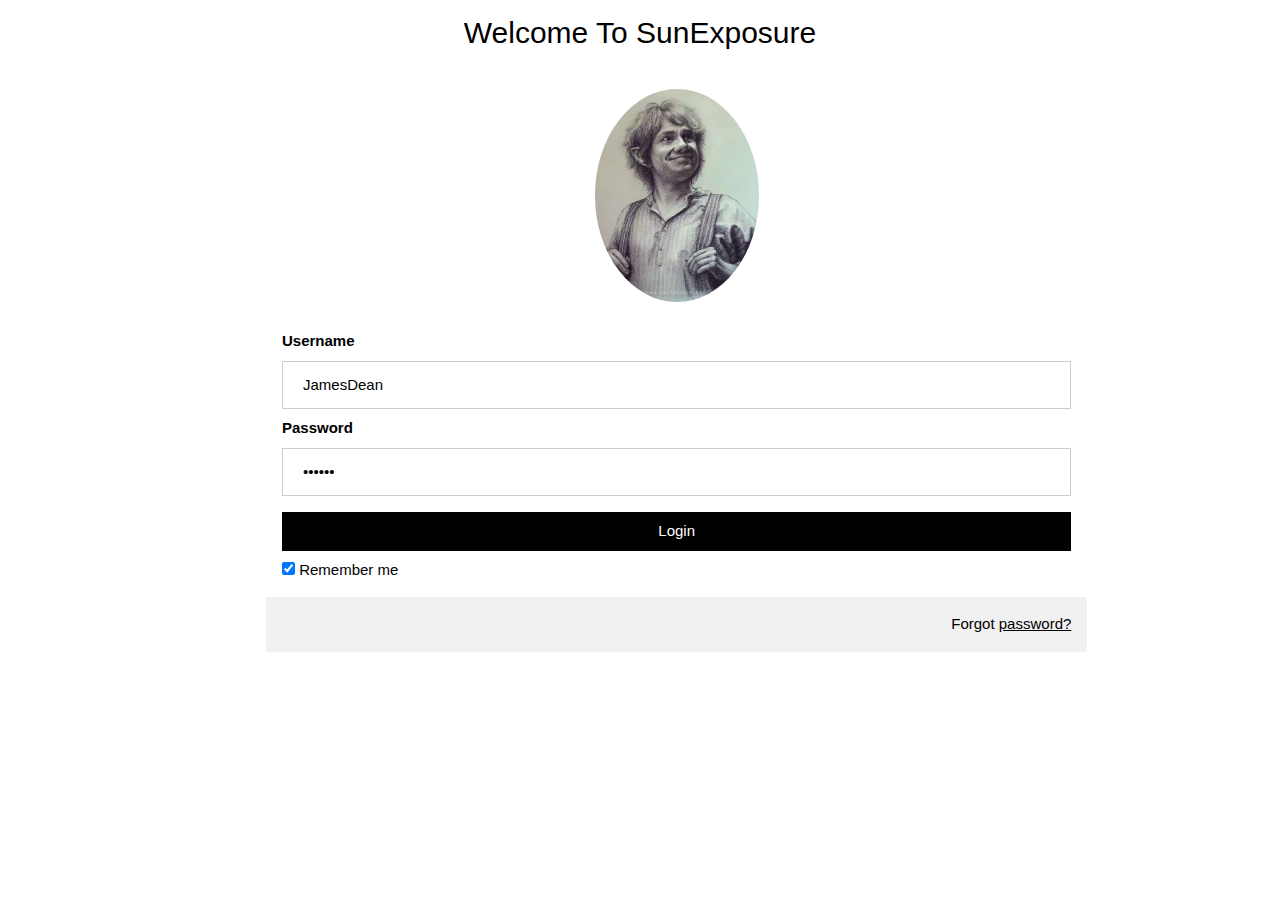
<file: index.html>
<!DOCTYPE html>
<html>
<head>
    <meta name="viewport" content="width=device-width, initial-scale=1">
    <link rel="stylesheet" href="w3.css">
    <link rel="stylesheet" href="login.css">
    <script src="SunExposure.js"></script>
</head>
<body>
<!--<div style="background-image: url('images/profile.jpg')">-->

<div style="text-align: center">
    <h2>Welcome To SunExposure</h2>
</div>

<div class="w3-container w3-twothird" style="position: relative; left: 250px">
    <!--<div class="w3-container">-->
    <div class="imgcontainer">
        <img src="images/profile.jpg" class="avatar">
    </div>

    <div class="container">
    <!--<div class="container">-->
        <label for="uname"><b>Username</b></label>
        <input id="uname" type="text" placeholder="Enter Username" name="uname" value="JamesDean" required>

        <label for="psw"><b>Password</b></label>
        <input id="psw" type="password" placeholder="Enter Password" name="psw"  value="330HCI" required>

        <button type="submit" class="w3-button w3-black" onclick="login()">Login</button>
        <label>
            <input type="checkbox" checked="checked" name="remember"> Remember me
        </label>
    </div>

    <div class="container" style="background-color:#f1f1f1">
            <div style="text-align: right">Forgot <a href="#" onclick="remindPassword()">password?</a></div>
    </div>
</div>

<!--</div>-->
</body>
</html>
</file>
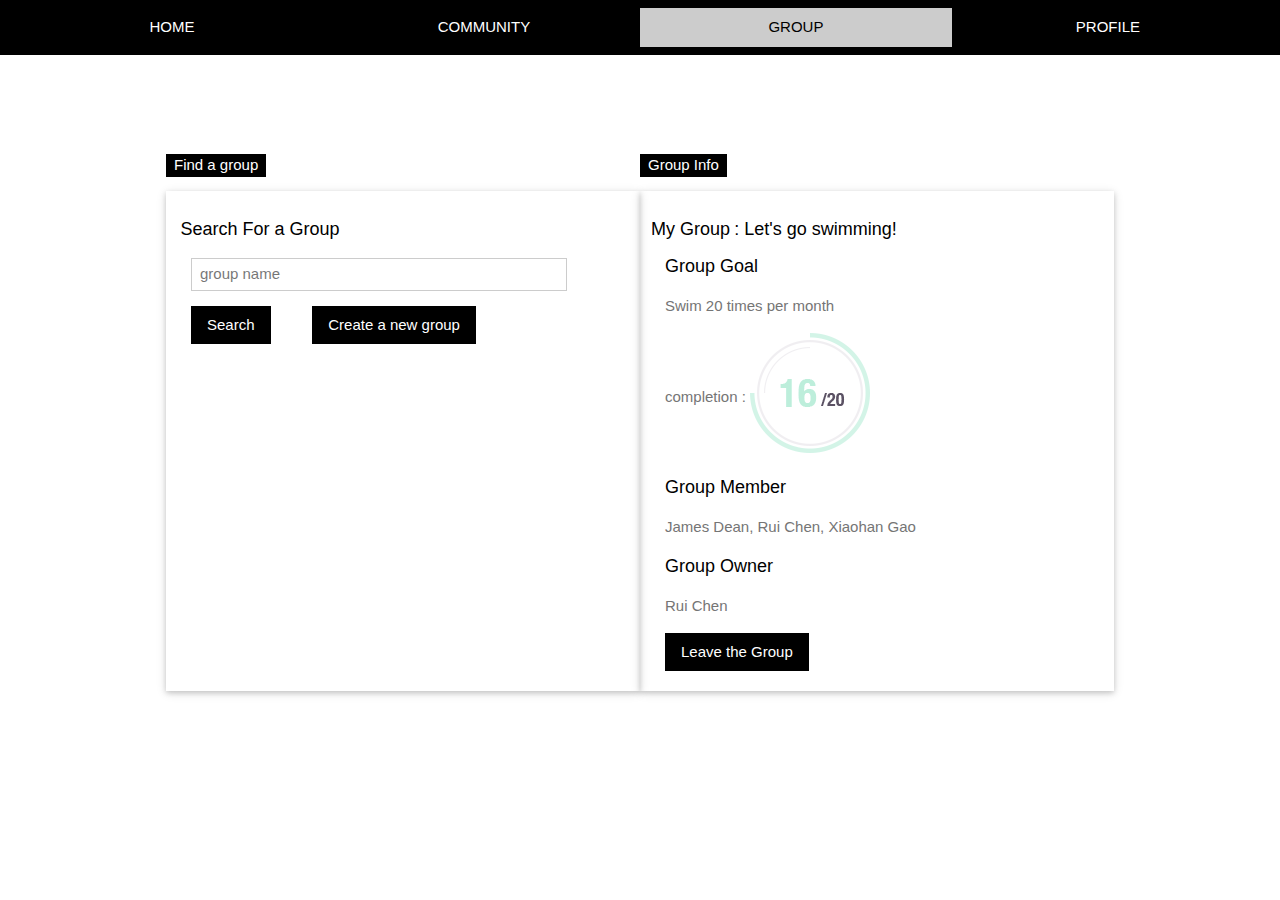
<file: group.html>
<!DOCTYPE html>
<html lang="en">

<head>
    <meta charset="UTF-8">
    <title>SunExposure</title>
    <meta name="viewport" content="width=device-width, initial-scale=1">
    <link rel="stylesheet" href="w3.css">
    <link rel='stylesheet' href='https://fonts.googleapis.com/css?family=Roboto'>
    <link rel="stylesheet" href="https://cdnjs.cloudflare.com/ajax/libs/font-awesome/4.7.0/css/font-awesome.min.css">
    <script src="group.js"></script>
    <style>
        ::-webkit-scrollbar {
            display: none
        }
    </style>
</head>
<div>
    <div class="w3-top">
        <!--header-->
        <div class="w3-row w3-padding w3-black">
            <div class="w3-col s3">
                <a href="welcome.html" class="w3-button w3-block w3-black">HOME</a>
            </div>
            <div class="w3-col s3">
                <a href="discuss.html" class="w3-button w3-block w3-black">COMMUNITY</a>
            </div>
            <div class="w3-col s3">
                <a href="group.html" class="w3-button w3-block" style="background-color: #cccccc; color: black">GROUP</a>
            </div>
            <div class="w3-col s3">
                <a href="profile.html" class="w3-button w3-block w3-black">PROFILE</a>
            </div>
        </div>
    </div>

    <div class="w3-container" id="group">
        <div class="w3-content">
            <h5 class="w3-center w3-padding-48"><class="w3-tag w3-wide">&nbsp;</h5>
            <!-- <span class="w3-tag">Weather</span> -->

            <!-- <div class="w3-row w3-center w3-card w3-padding"> -->
            <!-- <div class="w3-col s6 tablink">Find a group</div> -->
            <!-- <div class="w3-col s6 tablink">My Group</div> -->

            <!-- </div> -->
            <div class="w3-row w3-container menu w3-padding-48 w3-plan w3-card;">
                <div id="Find" class="w3-col l6 w3-card">

                    <div class="w3-content" style="width:470px;left:25px; height:500px;top:25px;display:inline-block;position:relative;">
                        <span style="top:-65px;display:inline-block;position:relative;left: -25px" class="w3-tag">Find a group</span>
                        <label class="w3-large" style="left:-115px;display:inline-block;position:relative;">Search For a Group</label>
                        <p><input id="searchInput" class="w3-input w3-padding-small w3-border" style="width: 80%" type="text" placeholder="group name" required name="group name"></p>
                        <p><button class="w3-button w3-black" onclick="onSearch()">Search</button> &nbsp;&nbsp;&nbsp;&nbsp;&nbsp;&nbsp;&nbsp;&nbsp;
                            <button class="w3-button w3-black" onclick="onNewGroup()">Create a new group</button></p><br>
                        <div class="noshow w3-text-grey" id="notValidSreach"></div>
                        <div class="noshow" id="searchResult">
                            <h5 class="">Search Result</h5>

                            <div class="" id="group1">
                                <h6>&nbsp;</h6></div>
                            <p class="w3-text-grey " id="group1Goal">&nbsp;
                                <p><button id="g1b" class=" w3-button w3-black " onclick="onJoinGroup()">join</button></p>
                            </p>
                            &nbsp;
                        </div>
                    </div>
                </div>

                <div id="Mygroup" class="w3-col l6 w3-card">
                    <div class="w3-content" style="width:470px;left:25px; height:500px;top:25px;display:inline-block;position:relative;">
                        <!--  -->
                        <span style="top:-65px;display:inline-block;position:relative;left: -25px" class="w3-tag">Group Info</span>
                        <label style="left:-105px;display:inline-block;position:relative;" class="w3-large">My Group</label>
                        <label style="left:-105px;display:inline-block;position:relative;" id="mygn" class="w3-large">: Let's go swimming! &nbsp;</label>
                        <br>

                        <h5>Group Goal</h5>
                        <p id="groupGoal" class="w3-text-grey">Swim 20 times per month</p>
                        <div id="currentPlan" class="w3-text-grey" style="display:inline-block;">completion :
                            <div class="data-pic" style="display:inline-block;">
                                <img src="images/traindata.png">
                            </div>
                        </div>

                        <h5>Group Member</h5>
                        <p id="groupMember" class="w3-text-grey">James Dean, Rui Chen, Xiaohan Gao</p>

                        <h5>Group Owner</h5>
                        <p id="groupOwner" class="w3-text-grey">Rui Chen</p>
                        <p><button class=" w3-button w3-black" id="leave_Group" onclick="onLeaveGroup()">Leave the Group</button></p>
                    </div>
                </div>
            </div>
        </div>
    </div>


</div>



<div id="popNewGroup">
    <!--<div class="form">-->
    <div class="form">
        <h2>New Group</h2>
        <hr>
        <input id="gn" name="groupName" placeholder="Group Name">&nbsp;
        <br>
        <br>
        <input id="gg" name="groupGoal" placeholder="Group Goal">&nbsp;
        <p><button class=" w3-button w3-black" onclick="onSubmit()">Create a group</button></p>
    </div>
</div>


<script src="group.js"></script>
</body>

</html>
</file>
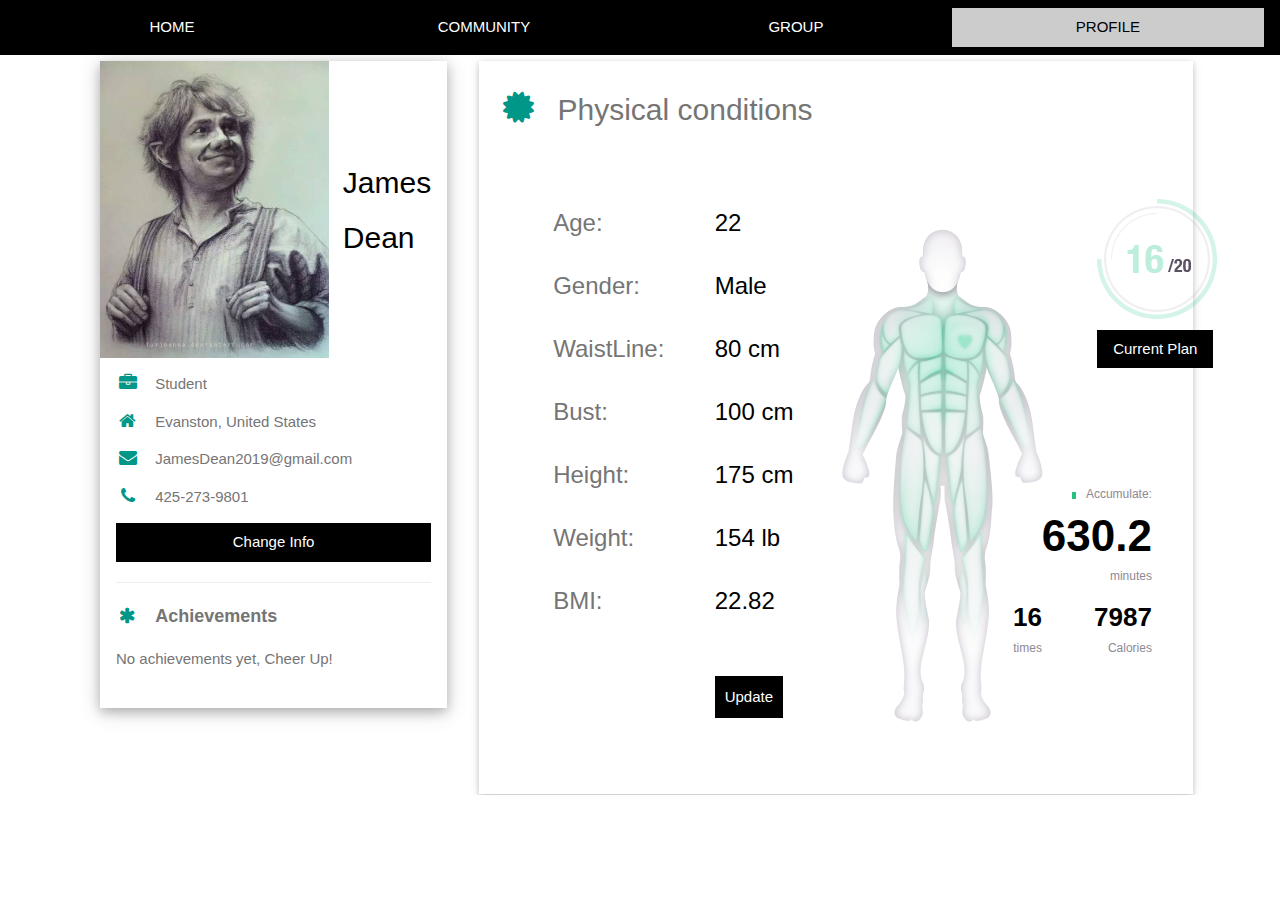
<file: profile.html>
<!DOCTYPE html>
<html lang="en">
<head>
    <meta charset="UTF-8">
    <title>SunExposure</title>
    <meta name="viewport" content="width=device-width, initial-scale=1">
    <link rel="stylesheet" href="w3.css">
    <link rel="stylesheet" href="training.css">
    <link rel='stylesheet' href='https://fonts.googleapis.com/css?family=Roboto'>
    <link rel="stylesheet" href="https://cdnjs.cloudflare.com/ajax/libs/font-awesome/4.7.0/css/font-awesome.min.css">
    <script src="SunExposure.js"></script>
    <style>
        ::-webkit-scrollbar {display:none}
    </style>
</head>
<div style="overflow: hidden">
<div class="w3-top">
    <!--header-->
    <div class="w3-row w3-padding w3-black">
        <div class="w3-col s3">
            <a href="welcome.html" class="w3-button w3-block w3-black">HOME</a>
        </div>
        <div class="w3-col s3">
            <a href="discuss.html" class="w3-button w3-block w3-black">COMMUNITY</a>
        </div>
        <div class="w3-col s3">
            <a href="group.html" class="w3-button w3-block w3-black">GROUP</a>
        </div>
        <div class="w3-col s3">
            <a href="profile.html" class="w3-button w3-block" style="background-color: #cccccc; color: black">PROFILE</a>
        </div>
    </div>
</div>
<br>
<br>
    <div class="w3-content w3-margin-top" style="max-width:1400px;">
    <div class="w3-row-padding">
    <!-- Left Column -->
    <!--<div class="w3-third">-->
    <!--<div class="w3-container w3-third">-->
    <div class="w3-container column-left">
        <div class="w3-white w3-text-grey w3-card-4">
            <div class="w3-display-container">
                <!--<div class="w3-container">-->
                    <img src="images/profile.jpg" style="width: 66%">
                <!--</div>-->
                <!--<div class="w3-container w3-display-bottomright">-->
                    <div class="w3-display-right w3-container w3-text-black">

                    <h2 id="first-name">James</h2>
                    <h2 id="last-name">Dean</h2>

                </div>
            </div>
            <div class="w3-container">
                <p id="occupation"><i class="fa fa-briefcase fa-fw w3-margin-right w3-large w3-text-teal"></i>Student</p>
                <p id="address"><i class="fa fa-home fa-fw w3-margin-right w3-large w3-text-teal"></i>Evanston, United States</p>
                <p id="email"><i class="fa fa-envelope fa-fw w3-margin-right w3-large w3-text-teal"></i>JamesDean2019@gmail.com</p>
                <p id="phone"><i class="fa fa-phone fa-fw w3-margin-right w3-large w3-text-teal"></i>425-273-9801</p>
                <p><button class="w3-button w3-black info-change" onclick="changeInfo()">Change Info</button></p>
                <hr>
                <p class="w3-large"><b><i class="fa fa-asterisk fa-fw w3-margin-right w3-text-teal"></i>Achievements</b></p>
                <p>No achievements yet, Cheer Up!</p>
                <br>
            </div>
        </div><br>

        <!-- End Left Column -->
    </div>

        <!--info change begin-->
        <div id="subscribe" class="w3-modal w3-animate-opacity">
            <div class="w3-modal-content" style="padding:32px">
                <div class="w3-container w3-white">
                    <i onclick="document.getElementById('subscribe').style.display='none'" class="fa fa-remove w3-transparent w3-button w3-xlarge w3-right"></i>
                    <h2 class="w3-wide">Update Personal Information</h2>
                    <!--<p>Tell us more about yourself!</p>-->
                    <label>First Name:</label>
                    <p><input id="info-first-name" class="w3-input w3-border" type="text" placeholder="First Name" value="James"></p>
                    <label>Last Name:</label>
                    <p><input id="info-last-name" class="w3-input w3-border" type="text" placeholder="Last Name" value="Dean"></p>
                    <label>Occupation:</label>
                    <p><input id="info-occupation" class="w3-input w3-border" type="text" placeholder="Occupation" value="Student"></p>
                    <label>Address:</label>
                    <p><input id="info-address" class="w3-input w3-border" type="text" placeholder="Address" value="Evanston, United States"></p>
                    <label>Telephone:</label>
                    <p><input id="info-phone" class="w3-input w3-border" type="text" placeholder="Telephone" value="425-273-9801"></p>
                    <label>Email:</label>
                    <p><input id="info-email" class="w3-input w3-border" type="text" placeholder="Enter e-mail" value="JamesDean2019@gmail.com"></p>
                    <button type="button" class="w3-button w3-block w3-padding-large w3-black w3-margin-bottom" onclick="confirmInfo()">Confirm</button>
                </div>
            </div>
        </div>

        <!--info change end-->

        <!-- Right Column -->
    <!--<div class="w3-twothird">-->
    <div class="w3-container column-right">
    <!--<div class="w3-container w3-twothird">-->
        <div class="w3-container w3-card w3-white">
            <h2 class="w3-text-grey w3-padding-16"><i class="fa fa-certificate fa-fw w3-margin-right w3-xxlarge w3-text-teal"></i>Physical conditions</h2>
            <!--Present Part-->
            <div id="present" class="training-wrap w3-container">
                <div class="w3-container">
                    <div class="training-data">
                        <div class="data-text">
                            <span class="text-line"></span>
                            <span>Accumulate:</span>
                        </div>
                        <div class="data-time">
                            <span class="data-min">630.2</span>
                            <span class="data-text data-unit">minutes</span>
                        </div>
                        <div class="data-cont">
                            <span>
                                <span class="data-num">16</span>
                                <span class="data-text data-unit">times</span>
                            </span>
                            <span>
                                <span class="data-num data-cal">7987</span>
                                <span class="data-text data-unit">Calories</span>
                            </span>
                        </div>
                    </div>

                    <div class="body-pic-wrap w3-container">
                        <img src="images/body.png" class="body-pic">
                    </div>
                    <div id="current plan" class="data-pic">
                        <img src="images/traindata.png">
                        <br>
                        <button class="w3-button w3-black" onclick="currentPlan()">Current Plan</button>
                    </div>
                </div>

                <div class="w3-container">
                    <table id="bodyStaus" class="body-status-table" cellspacing="25">
                        <tr class="table-row">
                            <td class="w3-xlarge w3-text-grey">Age:</td>
                            <td id="show-age" class="w3-xlarge">22</td>
                        </tr>
                        <tr class="table-row">
                            <td class="w3-xlarge w3-text-grey">Gender:</td>
                            <td id="show-gender" class="w3-xlarge">Male</td>
                        </tr>
                        <tr class="table-row">
                            <td class="w3-xlarge w3-text-grey">WaistLine:</td>
                            <td id="show-waist" class="w3-xlarge">80 cm</td>
                        </tr>
                        <tr class="table-row">
                            <td class="w3-xlarge w3-text-grey">Bust:</td>
                            <td id="show-bust" class="w3-xlarge">100 cm</td>
                        </tr>
                        <tr class="table-row">
                            <td class="w3-xlarge w3-text-grey">Height:</td>
                            <td id="show-height" class="w3-xlarge">175 cm</td>
                        </tr>
                        <tr class="table-row">
                            <td class="w3-xlarge w3-text-grey">Weight:</td>
                            <td id="show-weight" class="w3-xlarge">154 lb</td>
                        </tr>
                        <tr class="table-row">
                            <td class="w3-xlarge w3-text-grey">BMI:</td>
                            <td id="show-BMI" class="w3-xlarge">22.82</td>
                        </tr>
                        <tr class="table-row">
                            <td> </td>
                            <td><button class="w3-button w3-black training-modify" onclick="modifyButton()">Update</button></td>
                        </tr>
                    </table>


                </div>
            </div>
            <!--Modify part-->
            <div id="modify" style="display: none">

                    <label class="w3-large">Age</label>
                    <p ><input id="update-age" class="w3-input w3-padding-small w3-border" type="text" placeholder="18" value="22"></p>

                    <label class="w3-large" for="update-gender">Gender</label>
                    <select id="update-gender" name="gender" class="w3-input w3-padding-small w3-border">
                        <option>Male</option>
                        <option>Female</option>
                        <option>Deny to self identify</option>
                    </select>
                    <br>

                    <label class="w3-large">Weight (lb)</label>
                    <p><input id="update-weight" class="w3-input w3-padding-small w3-border" type="number" placeholder="lb" value="154"></p>

                    <label class="w3-large">Height (cm)</label>
                    <p><input id="update-height" class="w3-input w3-padding-small w3-border" type="number" placeholder="cm" value="175"></p>

                    <label class="w3-large">Waistline (cm)</label>
                    <p><input id="update-waist" class="w3-input w3-padding-small w3-border" type="number" placeholder="cm" value="80"></p>

                    <label class="w3-large">Bust (cm)</label>
                    <p><input id="update-bust" class="w3-input w3-padding-small w3-border" type="number" placeholder="cm" value="100"></p>

                    <p><button class="w3-button w3-black" onclick="saveProfile()">Save</button></p>
            </div>

        </div>
        <!-- End Right Column -->
    </div>
    </div>
    </div>
    </div>
    </div>
</div>


</body>
</html>
</file>
<file: login.css>
body {font-family: Arial, Helvetica, sans-serif;}
form {border: 3px solid #f1f1f1;}

input[type=text], input[type=password] {
    width: 100%;
    padding: 12px 20px;
    margin: 8px 0;
    display: inline-block;
    border: 1px solid #ccc;
    box-sizing: border-box;
}

button {
    padding: 14px 20px;
    margin: 8px 0;
    border: none;
    cursor: pointer;
    width: 100%;
}

button:hover {
    opacity: 0.8;
}

.cancelbtn {
    width: auto;
    padding: 10px 18px;
    background-color: #f44336;
}

.imgcontainer {
    text-align: center;
    margin: 24px 0 12px 0;
}

img.avatar {
    width: 20%;
    border-radius: 50%;
}

.container {
    padding: 16px;
}

span.psw {
    float: right;
    padding-top: 16px;
}

/* Change styles for span and cancel button on extra small screens */
@media screen and (max-width: 300px) {
    span.psw {
        display: block;
        /*float: none;*/
    }
    .cancelbtn {
        width: 100%;
    }
}
</file>
<file: training.css>
.text-line{display:inline-block;position:relative;top:1px;height:7px;border:2px solid #25c085;margin-right:7px}

.training-wrap{height:636px;position:relative;}

/*.training-wrap{position:absolute;left:485px;bottom:53px;color:#000000;line-height:1;}*/
.training-wrap .training-data{position:absolute;left:485px;bottom:53px;color:#000000;line-height:1;}

.training-wrap .training-data span{display:inline-block}


.training-wrap .training-data .data-cont{margin-top:32px}
.training-wrap .training-data .data-text{font-size:12px;color:#8e8893}

.training-wrap .training-data .data-min{font-size:44px;font-weight:700}
.training-wrap .training-data .data-num{font-size:26px;font-weight:700}



.training-wrap .body-pic-wrap{position: relative}
/*.training-wrap .body-pic-wrap{position:absolute;left:710px;top:58px;width:340px;height:538px;}*/

.training-wrap .body-pic-wrap .body-pic{position:absolute;top:0;left:80px}




.training-wrap .body-pic-wrap .animate-heart{position:absolute;top:104px;left:188px;z-index:1;animation:heartbeat 2s ease infinite normal}

.training-wrap .training-block{left:30px;top:-35px}

.training-wrap .training-data{right:25px;top:330px;text-align:right;}
.training-wrap .training-data .data-time{margin-top:14px}

.training-wrap .training-data .data-cont{margin-top:22px}

.training-wrap .training-data .data-unit{display:block;margin-top:12px}

.training-wrap .training-data .data-cal{margin-left:48px}

/*.training-wrap .training-text{right:25px;bottom:40px;left:initial;text-align:left;}*/

.training-wrap .training-text .text-cont{margin:14px 0 22px}
.training-wrap .body-pic-wrap{top:70px;left:38%}



.data-pic{
    position:relative;
    top:40px;
    left:570px
}


.training-modify{
   margin-top: 30px;
    padding: 10px;
}

.info-change{
    /*margin-right: 20px;*/
    /*margin-left: auto;*/
    width: 100%;

}

.body-status-table{
    position: relative;
    top: -150px;
    text-align: left;
    width: 50%;
}

.column-left{
    float: left;
    width: 30%;
    position: relative;
    left: 76px;
}

.column-right{
    float: left;
    width: 59%;
    position: relative;
    left: 76px;
}
</file>
